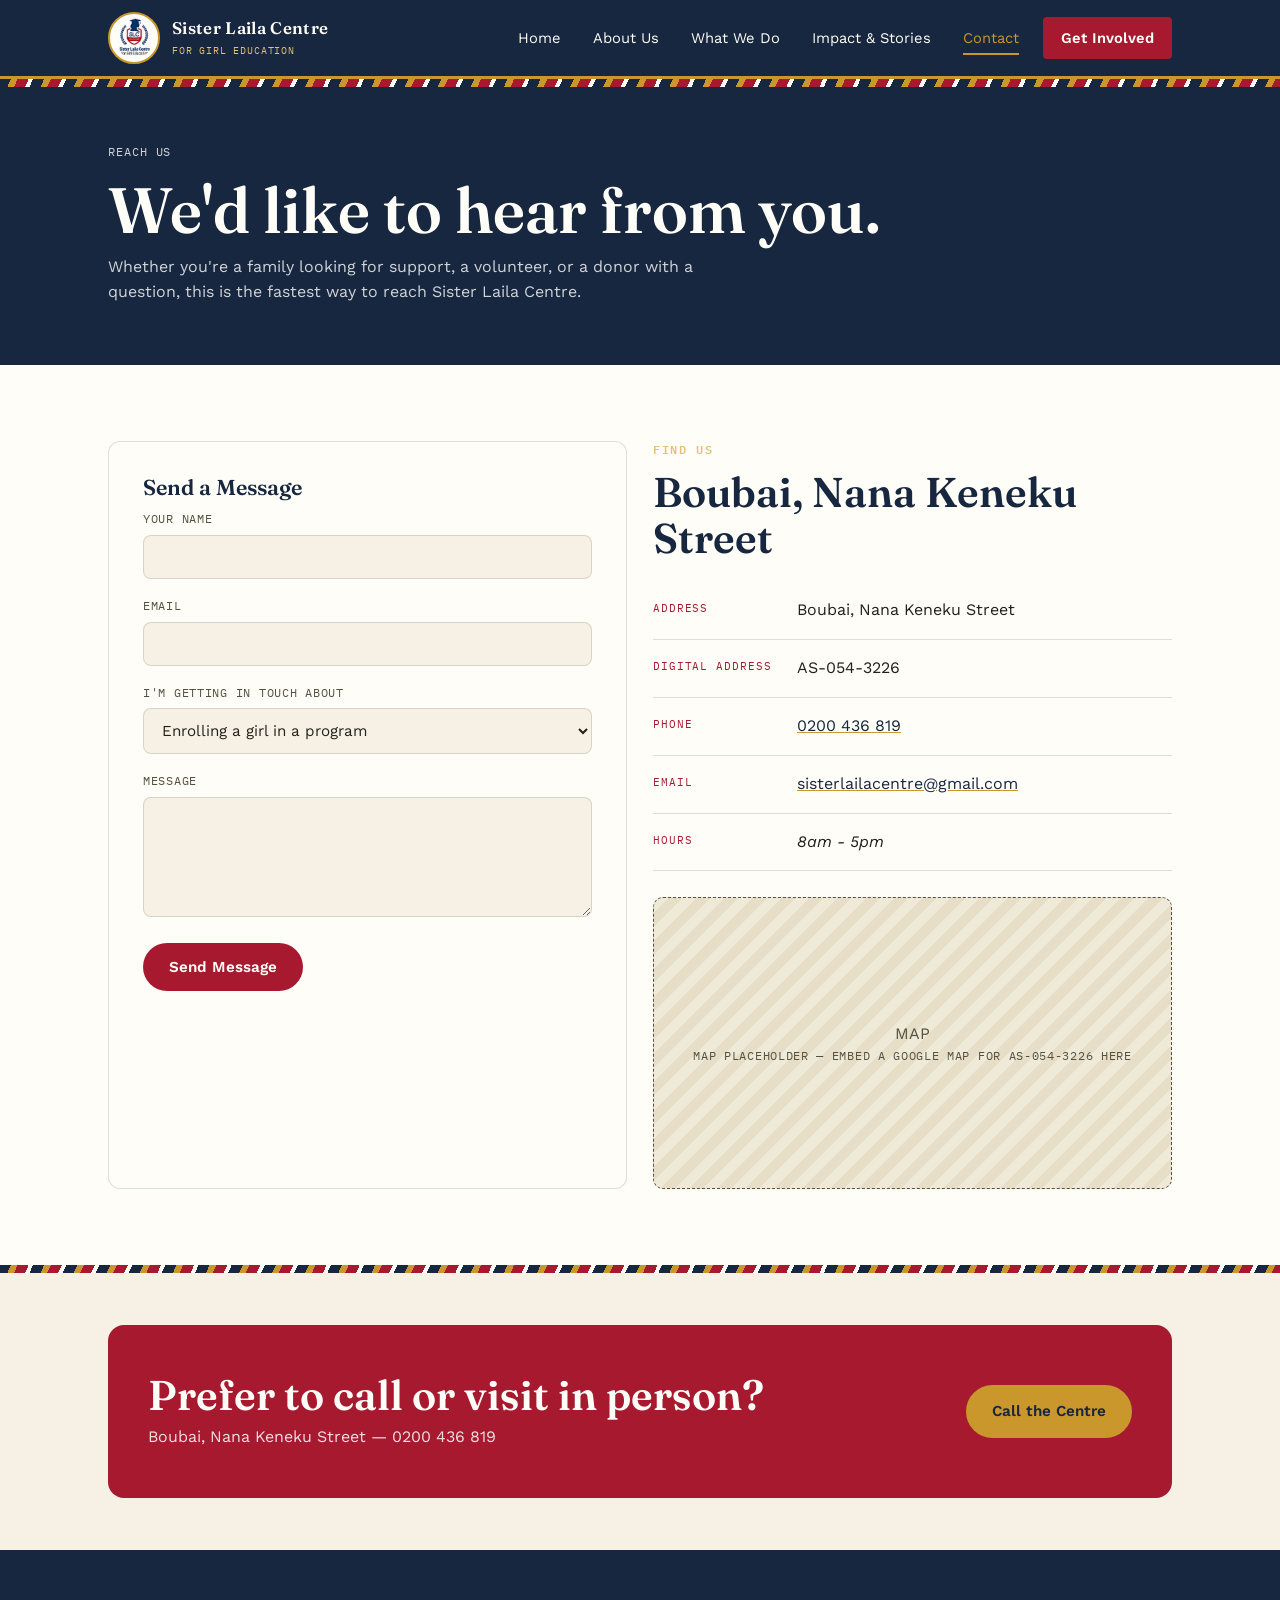
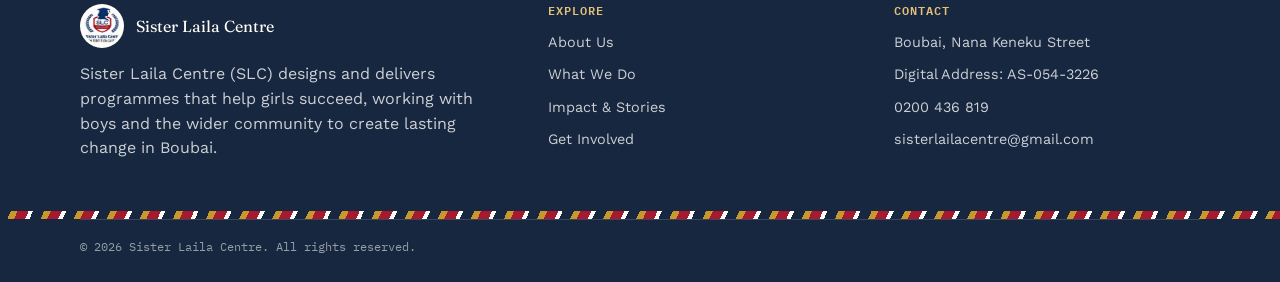
<file: contact.html>
<!DOCTYPE html>
<html lang="en">
<head>
<meta charset="UTF-8">
<meta name="viewport" content="width=device-width, initial-scale=1.0">
<title>Contact-Sister Laila Centre</title>
<meta name="description" content="Get in touch with Sister Laila Centre in Boubai, Nana Keneku Street — phone, email and address.">
<link rel="preconnect" href="https://fonts.googleapis.com">
<link href="https://fonts.googleapis.com/css2?family=Fraunces:ital,wght@0,500;0,600;1,500;1,600&family=Work+Sans:wght@400;500;600&family=IBM+Plex+Mono:wght@400;600&display=swap" rel="stylesheet">
<link rel="stylesheet" href="assets/css/style.css">
</head>
<body>

<header class="site-header">
  <div class="wrap">
    <a class="brand" href="index.html">
      <img src="assets/images/logo.jpg" alt="Sister Laila Centre crest">
      <span class="brand-text">
        <span class="name">Sister Laila Centre</span><br>
        <span class="tag">For Girl Education</span>
      </span>
    </a>
    <button class="nav-toggle" aria-label="Toggle menu" aria-expanded="false">&#9776;</button>
    <nav class="main-nav">
      <a href="index.html">Home</a>
      <a href="about.html">About Us</a>
      <a href="what-we-do.html">What We Do</a>
      <a href="impact.html">Impact &amp; Stories</a>
      <a href="contact.html" class="active">Contact</a>
      <a href="get-involved.html" class="nav-cta">Get Involved</a>
    </nav>
  </div>
</header>
<div class="stripe-rule"></div>

<section class="page-header">
  <div class="wrap">
    <p class="breadcrumb">Reach Us</p>
    <h1>We'd like to hear from you.</h1>
    <p>Whether you're a family looking for support, a volunteer, or a donor with a question, this is the fastest way to reach Sister Laila Centre.</p>
  </div>
</section>

<section class="bg-paper">
  <div class="wrap grid-2">
    <div class="form-panel">
      <h3>Send a Message</h3>
      <!-- TODO: replace YOUR_FORM_ID with your real Formspree form ID
           (create a free form at https://formspree.io, then paste the ID it gives you) -->
      <form action="https://formspree.io/f/YOUR_FORM_ID" method="POST">
        <div class="field">
          <label for="c-name">Your Name</label>
          <input id="c-name" name="name" type="text" required>
        </div>
        <div class="field">
          <label for="c-email">Email</label>
          <input id="c-email" name="email" type="email" required>
        </div>
        <div class="field">
          <label for="c-reason">I'm Getting In Touch About</label>
          <select id="c-reason" name="reason">
            <option>Enrolling a girl in a program</option>
            <option>Volunteering or mentoring</option>
            <option>Donating</option>
            <option>Partnership or press</option>
            <option>Something else</option>
          </select>
        </div>
        <div class="field">
          <label for="c-message">Message</label>
          <textarea id="c-message" name="message" required></textarea>
        </div>
        <button type="submit" class="btn btn-primary">Send Message</button>
        <p class="form-status form-note"></p>
      </form>
    </div>

    <div>
      <p class="eyebrow">Find Us</p>
      <h2>Boubai, Nana Keneku Street</h2>
      <ul class="info-list">
        <li><span class="k">Address</span><span class="v">Boubai, Nana Keneku Street</span></li>
        <li><span class="k">Digital Address</span><span class="v">AS-054-3226</span></li>
        <li><span class="k">Phone</span><span class="v"><a href="tel:0200436819">0200 436 819</a></span></li>
        <li><span class="k">Email</span><span class="v"><a href="mailto:sisterlailacentre@gmail.com">sisterlailacentre@gmail.com</a></span></li>
        <li><span class="k">Hours</span><span class="v"><em>8am - 5pm</em></span></li>
      </ul>

      <div class="gallery-item map-placeholder">
        <span class="mark">MAP</span>
        <span class="cap">Map placeholder — embed a Google Map for AS-054-3226 here</span>
      </div>
    </div>
  </div>
</section>

<div class="stripe-rule"></div>

<section class="bg-cream tight">
  <div class="wrap">
    <div class="cta-banner">
      <div>
        <h2>Prefer to call or visit in person?</h2>
        <p>Boubai, Nana Keneku Street — 0200 436 819</p>
      </div>
      <a href="tel:0200436819" class="btn btn-gold">Call the Centre</a>
    </div>
  </div>
</section>

<footer class="site-footer">
  <div class="wrap footer-main">
    <div>
      <div class="footer-brand">
        <img src="assets/images/logo.jpg" alt="Sister Laila Centre crest">
        <span class="name">Sister Laila Centre</span>
      </div>
      <p>Sister Laila Centre (SLC) designs and delivers programmes that help girls succeed, working with boys and the wider community to create lasting change in Boubai.</p>
    </div>
    <div>
      <h4>Explore</h4>
      <ul>
        <li><a href="about.html">About Us</a></li>
        <li><a href="what-we-do.html">What We Do</a></li>
        <li><a href="impact.html">Impact &amp; Stories</a></li>
        <li><a href="get-involved.html">Get Involved</a></li>
      </ul>
    </div>
    <div>
      <h4>Contact</h4>
      <ul>
        <li>Boubai, Nana Keneku Street</li>
        <li>Digital Address: AS-054-3226</li>
        <li><a href="tel:0200436819">0200 436 819</a></li>
        <li><a href="mailto:sisterlailacentre@gmail.com">sisterlailacentre@gmail.com</a></li>
      </ul>
    </div>
  </div>
  <div class="stripe-rule"></div>
  <div class="wrap footer-bottom">
    <span>© 2026 Sister Laila Centre. All rights reserved.</span>
  </div>
</footer>

<script src="assets/js/main.js"></script>
</body>
</html>
</file>
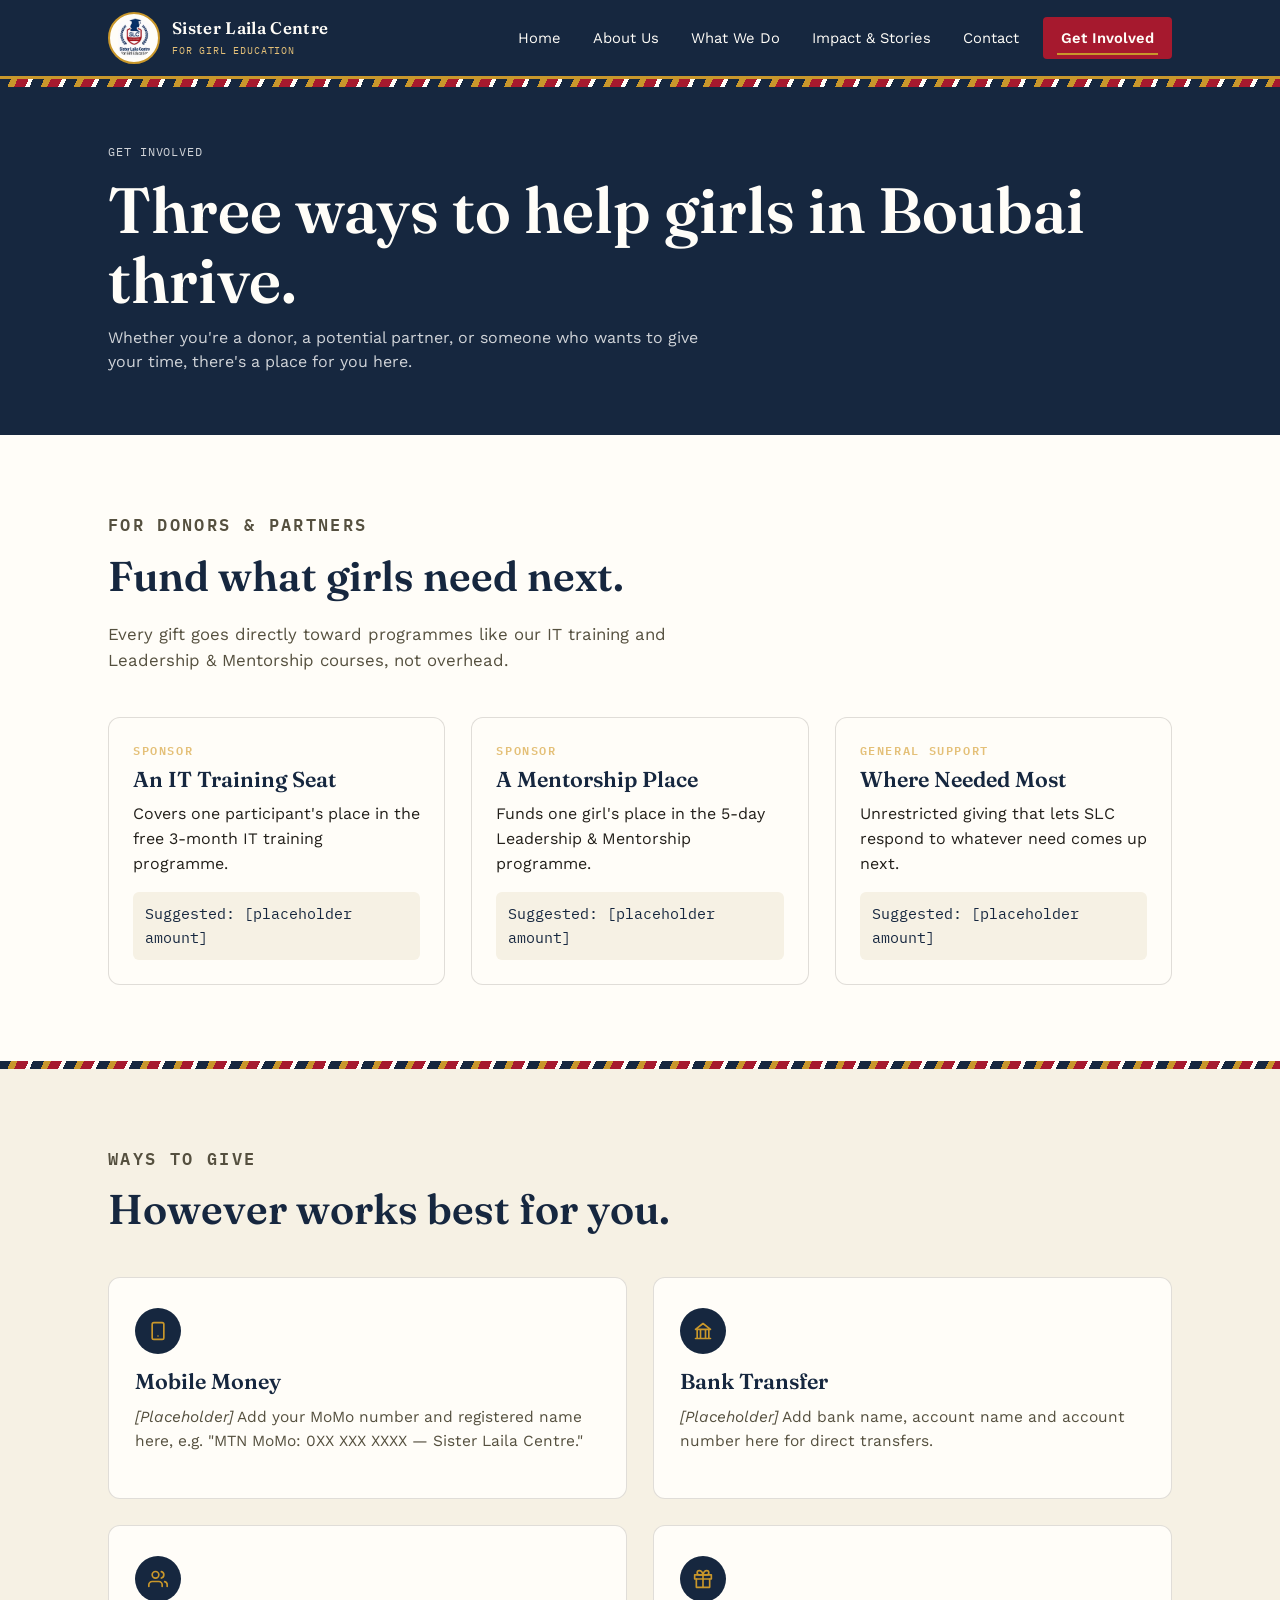
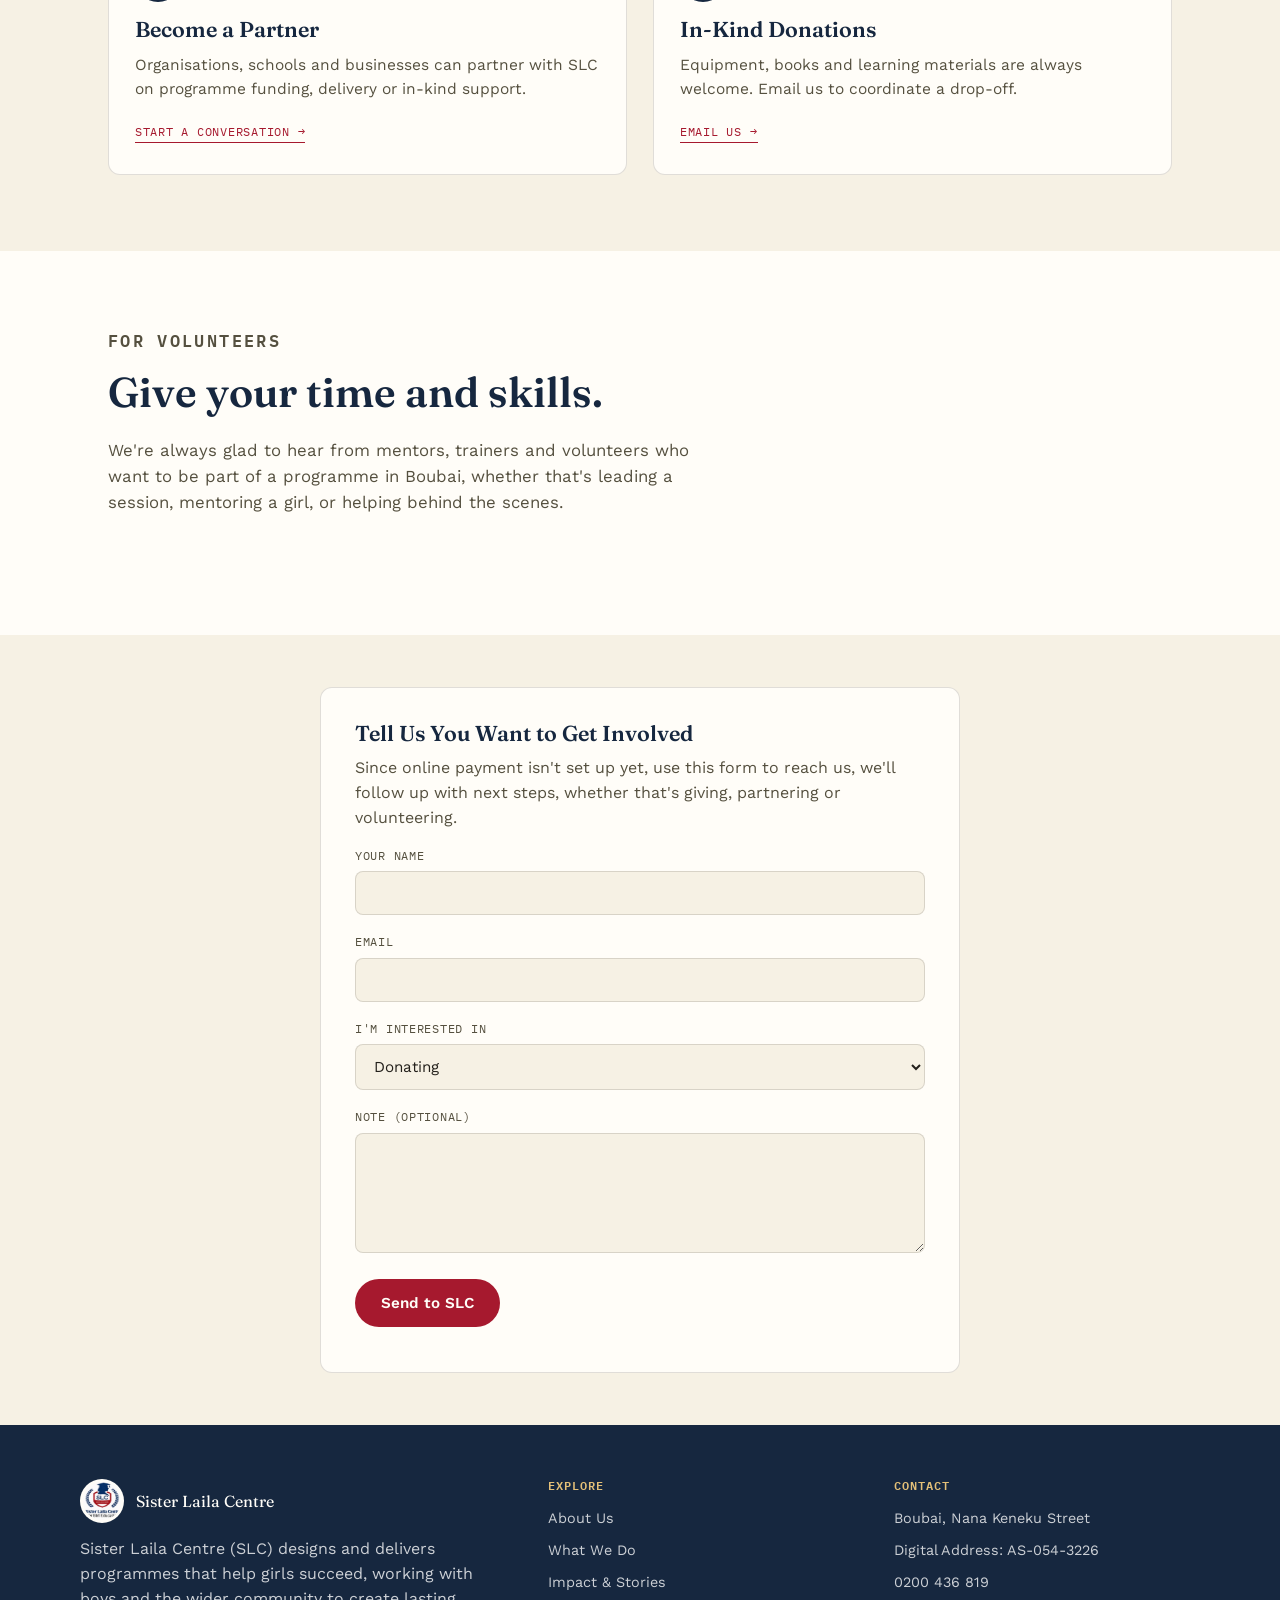
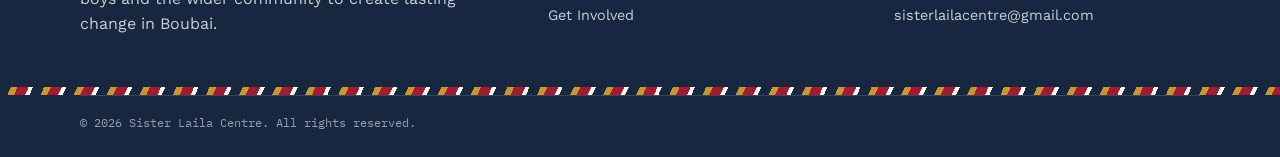
<file: get-involved.html>
<!DOCTYPE html>
<html lang="en">
<head>
<meta charset="UTF-8">
<meta name="viewport" content="width=device-width, initial-scale=1.0">
<title>Get Involved — Sister Laila Centre</title>
<meta name="description" content="Donate, partner or volunteer with Sister Laila Centre to support girls' education and empowerment in Boubai.">
<link rel="preconnect" href="https://fonts.googleapis.com">
<link href="https://fonts.googleapis.com/css2?family=Fraunces:ital,wght@0,500;0,600;1,500;1,600&family=Work+Sans:wght@400;500;600&family=IBM+Plex+Mono:wght@400;600&display=swap" rel="stylesheet">
<link rel="stylesheet" href="assets/css/style.css">
</head>
<body>

<header class="site-header">
  <div class="wrap">
    <a class="brand" href="index.html">
      <img src="assets/images/logo.jpg" alt="Sister Laila Centre crest">
      <span class="brand-text">
        <span class="name">Sister Laila Centre</span><br>
        <span class="tag">For Girl Education</span>
      </span>
    </a>
    <button class="nav-toggle" aria-label="Toggle menu" aria-expanded="false">&#9776;</button>
    <nav class="main-nav">
      <a href="index.html">Home</a>
      <a href="about.html">About Us</a>
      <a href="what-we-do.html">What We Do</a>
      <a href="impact.html">Impact &amp; Stories</a>
      <a href="contact.html">Contact</a>
      <a href="get-involved.html" class="nav-cta active">Get Involved</a>
    </nav>
  </div>
</header>
<div class="stripe-rule"></div>

<section class="page-header">
  <div class="wrap">
    <p class="breadcrumb">Get Involved</p>
    <h1>Three ways to help girls in Boubai thrive.</h1>
    <p>Whether you're a donor, a potential partner, or someone who wants to give your time, there's a place for you here.</p>
  </div>
</section>

<section class="bg-paper">
  <div class="wrap">
    <div class="section-head">
      <p class="eyebrow">For Donors &amp; Partners</p>
      <h2>Fund what girls need next.</h2>
      <p>Every gift goes directly toward programmes like our IT training and Leadership &amp; Mentorship courses, not overhead.</p>
    </div>
    <div class="grid-3">
      <div class="give-way">
        <span class="eyebrow">Sponsor</span>
        <h3>An IT Training Seat</h3>
        <p>Covers one participant's place in the free 3-month IT training programme.</p>
        <div class="amt">Suggested: [placeholder amount]</div>
      </div>
      <div class="give-way">
        <span class="eyebrow">Sponsor</span>
        <h3>A Mentorship Place</h3>
        <p>Funds one girl's place in the 5-day Leadership &amp; Mentorship programme.</p>
        <div class="amt">Suggested: [placeholder amount]</div>
      </div>
      <div class="give-way">
        <span class="eyebrow">General Support</span>
        <h3>Where Needed Most</h3>
        <p>Unrestricted giving that lets SLC respond to whatever need comes up next.</p>
        <div class="amt">Suggested: [placeholder amount]</div>
      </div>
    </div>
  </div>
</section>

<div class="stripe-rule"></div>

<section class="bg-cream">
  <div class="wrap">
    <div class="section-head">
      <p class="eyebrow">Ways To Give</p>
      <h2>However works best for you.</h2>
    </div>
    <div class="grid-2">
      <div class="card">
        <span class="mark" aria-hidden="true">
          <svg width="20" height="20" viewBox="0 0 24 24" fill="none" stroke="currentColor" stroke-width="2" stroke-linecap="round" stroke-linejoin="round"><rect x="5" y="2" width="14" height="20" rx="2" ry="2"/><line x1="12" y1="18" x2="12.01" y2="18"/></svg>
        </span>
        <h3>Mobile Money</h3>
        <p><em>[Placeholder]</em> Add your MoMo number and registered name here, e.g. "MTN MoMo: 0XX XXX XXXX — Sister Laila Centre."</p>
      </div>
      <div class="card">
        <span class="mark" aria-hidden="true">
          <svg width="20" height="20" viewBox="0 0 24 24" fill="none" stroke="currentColor" stroke-width="2" stroke-linecap="round" stroke-linejoin="round"><path d="M3 21h18M3 10h18M5 10v11M9 10v11M15 10v11M19 10v11M12 3l9 7H3l9-7z"/></svg>
        </span>
        <h3>Bank Transfer</h3>
        <p><em>[Placeholder]</em> Add bank name, account name and account number here for direct transfers.</p>
      </div>
      <div class="card">
        <span class="mark" aria-hidden="true">
          <svg width="20" height="20" viewBox="0 0 24 24" fill="none" stroke="currentColor" stroke-width="2" stroke-linecap="round" stroke-linejoin="round"><path d="M17 21v-2a4 4 0 0 0-4-4H5a4 4 0 0 0-4 4v2"/><circle cx="9" cy="7" r="4"/><path d="M23 21v-2a4 4 0 0 0-3-3.87"/><path d="M16 3.13a4 4 0 0 1 0 7.75"/></svg>
        </span>
        <h3>Become a Partner</h3>
        <p>Organisations, schools and businesses can partner with SLC on programme funding, delivery or in-kind support.</p>
        <a class="card-link" href="contact.html">Start a Conversation &rarr;</a>
      </div>
      <div class="card">
        <span class="mark" aria-hidden="true">
          <svg width="20" height="20" viewBox="0 0 24 24" fill="none" stroke="currentColor" stroke-width="2" stroke-linecap="round" stroke-linejoin="round"><polyline points="20 12 20 22 4 22 4 12"/><rect x="2" y="7" width="20" height="5"/><line x1="12" y1="22" x2="12" y2="7"/><path d="M12 7H7.5a2.5 2.5 0 0 1 0-5C11 2 12 7 12 7z"/><path d="M12 7h4.5a2.5 2.5 0 0 0 0-5C13 2 12 7 12 7z"/></svg>
        </span>
        <h3>In-Kind Donations</h3>
        <p>Equipment, books and learning materials are always welcome. Email us to coordinate a drop-off.</p>
        <a class="card-link" href="mailto:sisterlailacentre@gmail.com">Email Us &rarr;</a>
      </div>
    </div>
  </div>
</section>

<section class="bg-paper">
  <div class="wrap">
    <div class="section-head">
      <p class="eyebrow">For Volunteers</p>
      <h2>Give your time and skills.</h2>
      <p>We're always glad to hear from mentors, trainers and volunteers who want to be part of a programme in Boubai, whether that's leading a session, mentoring a girl, or helping behind the scenes.</p>
    </div>
  </div>
</section>

<section class="bg-cream tight">
  <div class="wrap">
    <div class="form-panel form-panel--narrow">
      <h3>Tell Us You Want to Get Involved</h3>
      <p class="muted">Since online payment isn't set up yet, use this form to reach us, we'll follow up with next steps, whether that's giving, partnering or volunteering.</p>
      <!-- TODO: replace YOUR_FORM_ID with your real Formspree form ID
           (create a free form at https://formspree.io, then paste the ID it gives you) -->
      <form action="https://formspree.io/f/YOUR_FORM_ID" method="POST">
        <div class="field">
          <label for="g-name">Your Name</label>
          <input id="g-name" name="name" type="text" required>
        </div>
        <div class="field">
          <label for="g-email">Email</label>
          <input id="g-email" name="email" type="email" required>
        </div>
        <div class="field">
          <label for="g-interest">I'm Interested In</label>
          <select id="g-interest" name="interest">
            <option>Donating</option>
            <option>Partnering as an organisation</option>
            <option>Volunteering or mentoring</option>
            <option>Something else</option>
          </select>
        </div>
        <div class="field">
          <label for="g-note">Note (optional)</label>
          <textarea id="g-note" name="note"></textarea>
        </div>
        <button type="submit" class="btn btn-primary">Send to SLC</button>
        <p class="form-status form-note"></p>
      </form>
    </div>
  </div>
</section>

<footer class="site-footer">
  <div class="wrap footer-main">
    <div>
      <div class="footer-brand">
        <img src="assets/images/logo.jpg" alt="Sister Laila Centre crest">
        <span class="name">Sister Laila Centre</span>
      </div>
      <p>Sister Laila Centre (SLC) designs and delivers programmes that help girls succeed, working with boys and the wider community to create lasting change in Boubai.</p>
    </div>
    <div>
      <h4>Explore</h4>
      <ul>
        <li><a href="about.html">About Us</a></li>
        <li><a href="what-we-do.html">What We Do</a></li>
        <li><a href="impact.html">Impact &amp; Stories</a></li>
        <li><a href="get-involved.html">Get Involved</a></li>
      </ul>
    </div>
    <div>
      <h4>Contact</h4>
      <ul>
        <li>Boubai, Nana Keneku Street</li>
        <li>Digital Address: AS-054-3226</li>
        <li><a href="tel:0200436819">0200 436 819</a></li>
        <li><a href="mailto:sisterlailacentre@gmail.com">sisterlailacentre@gmail.com</a></li>
      </ul>
    </div>
  </div>
  <div class="stripe-rule"></div>
  <div class="wrap footer-bottom">
    <span>© 2026 Sister Laila Centre. All rights reserved.</span>
  </div>
</footer>

<script src="assets/js/main.js"></script>
</body>
</html>
</file>
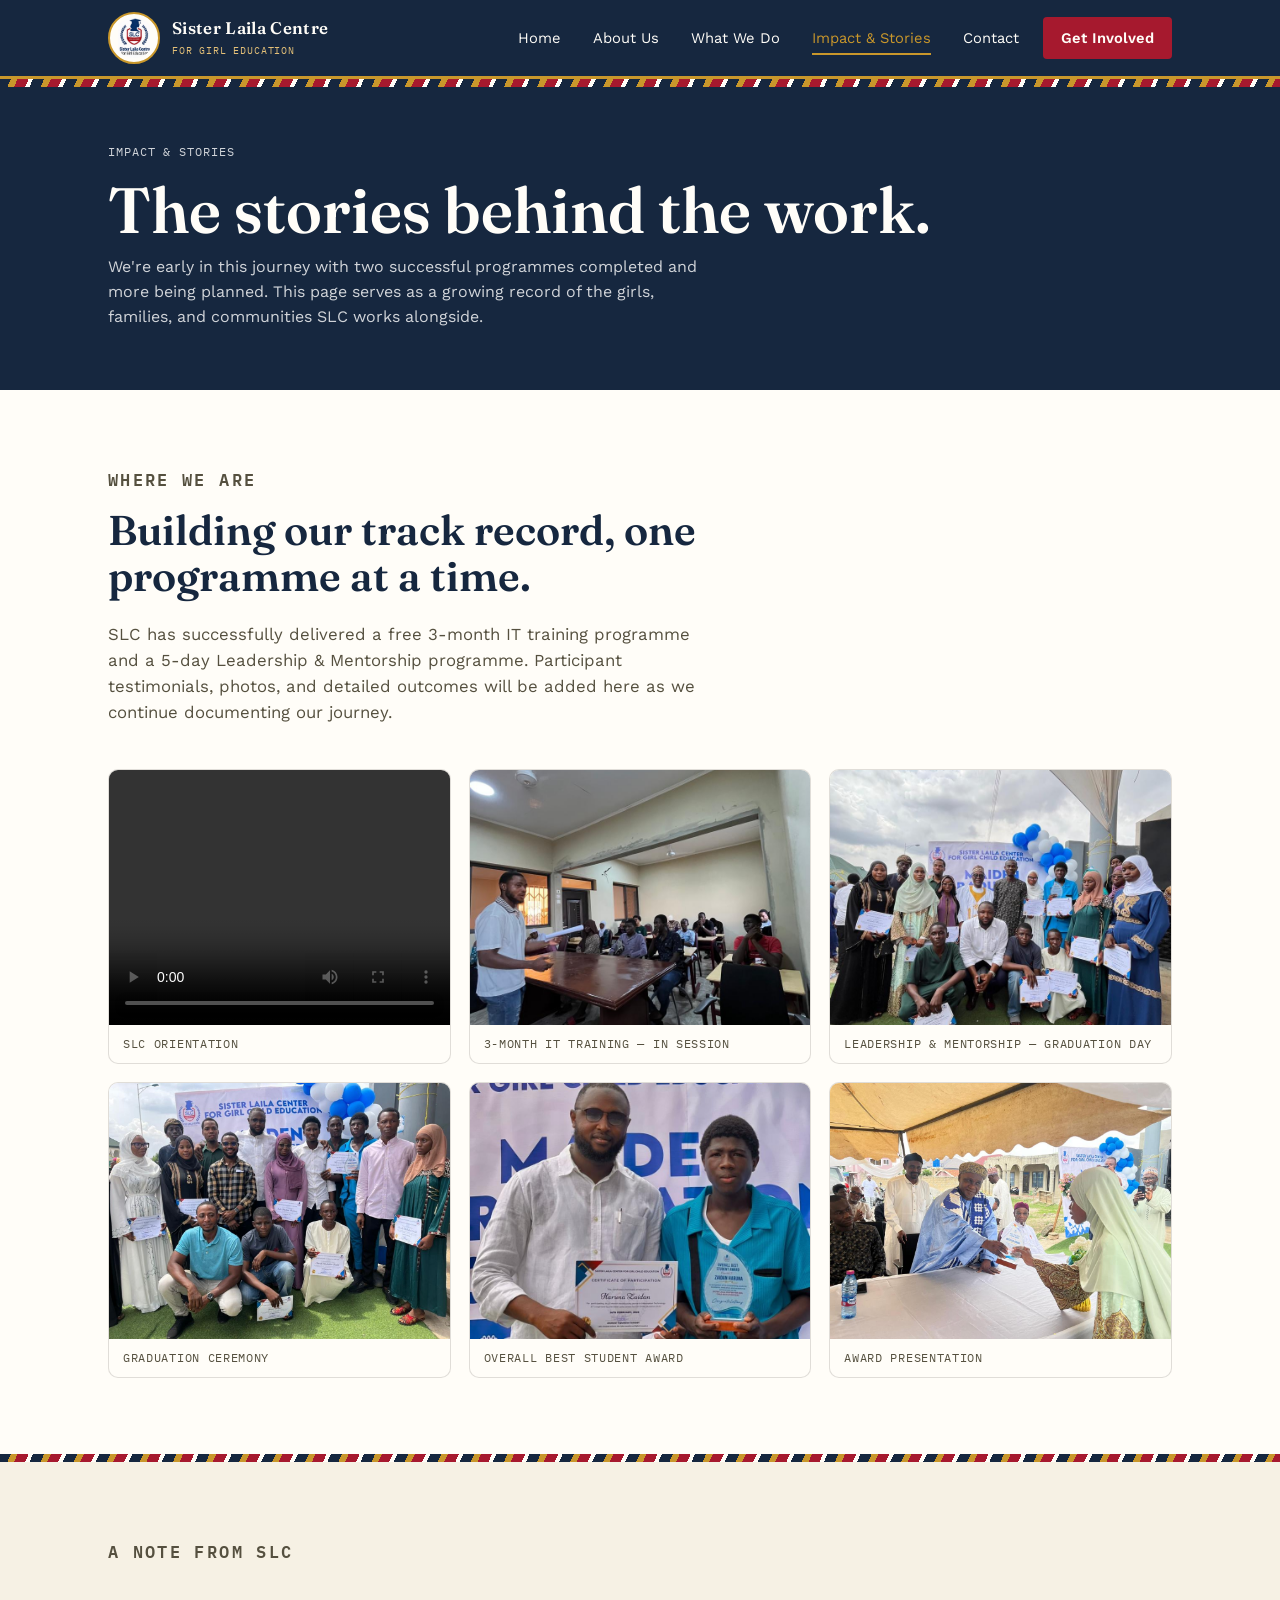
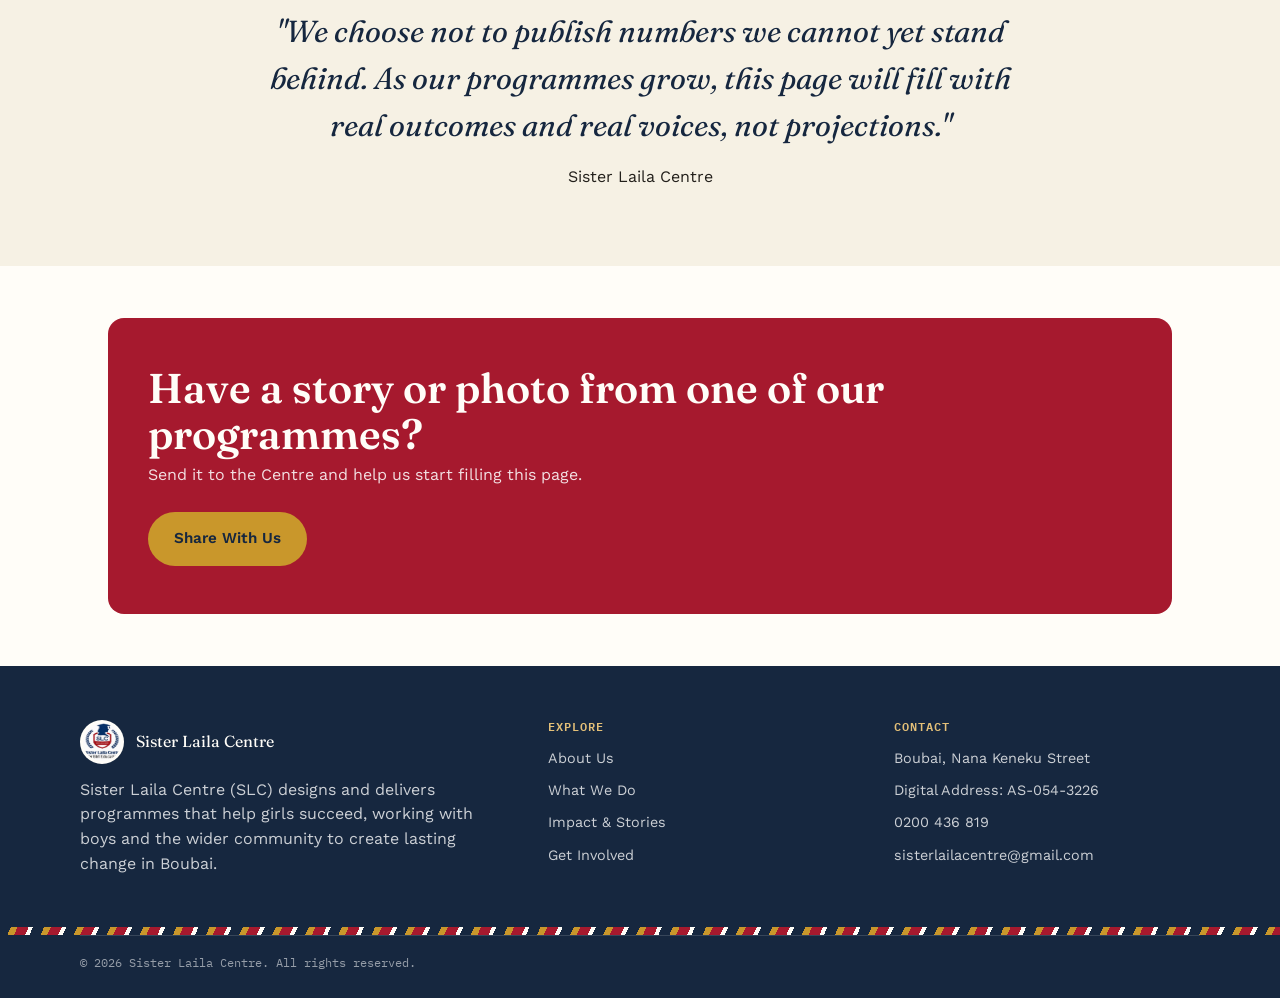
<file: impact.html>
<!DOCTYPE html>
<html lang="en">
<head>
<meta charset="UTF-8">
<meta name="viewport" content="width=device-width, initial-scale=1.0">
<title>Impact &amp; Stories-Sister Laila Centre</title>
<meta name="description" content="Stories and impact from Sister Laila Centre's programmes in Boubai — growing as our work grows.">
<link rel="preconnect" href="https://fonts.googleapis.com">
<link href="https://fonts.googleapis.com/css2?family=Fraunces:ital,wght@0,500;0,600;1,500;1,600&family=Work+Sans:wght@400;500;600&family=IBM+Plex+Mono:wght@400;600&display=swap" rel="stylesheet">
<link rel="stylesheet" href="assets/css/style.css">
</head>
<body>

<header class="site-header">
  <div class="wrap">
    <a class="brand" href="index.html">
      <img src="assets/images/logo.jpg" alt="Sister Laila Centre crest">
      <span class="brand-text">
        <span class="name">Sister Laila Centre</span><br>
        <span class="tag">For Girl Education</span>
      </span>
    </a>
    <button class="nav-toggle" aria-label="Toggle menu" aria-expanded="false">&#9776;</button>
    <nav class="main-nav">
      <a href="index.html">Home</a>
      <a href="about.html">About Us</a>
      <a href="what-we-do.html">What We Do</a>
      <a href="impact.html" class="active">Impact &amp; Stories</a>
      <a href="contact.html">Contact</a>
      <a href="get-involved.html" class="nav-cta">Get Involved</a>
    </nav>
  </div>
</header>
<div class="stripe-rule"></div>

<section class="page-header">
  <div class="wrap">
    <p class="breadcrumb">Impact &amp; Stories</p>
    <h1>The stories behind the work.</h1>
    <p>We're early in this journey with two successful programmes completed and more being planned. This page serves as a growing record of the girls, families, and communities SLC works alongside.</p>
  </div>
</section>

<section class="bg-paper">
  <div class="wrap">
    <div class="section-head">
      <p class="eyebrow">Where We Are</p>
      <h2>Building our track record, one programme at a time.</h2>
      <p>SLC has successfully delivered a free 3-month IT training programme and a 5-day Leadership &amp; Mentorship programme. Participant testimonials, photos, and detailed outcomes will be added here as we continue documenting our journey.</p>
    </div>
    <div class="gallery-grid">
      <div class="gallery-photo">
        <video src="assets/videos/orientation.mp4" controls preload="metadata"></video>
        <span class="cap"> SLC Orientation</span>
      </div>
      <div class="gallery-photo">
        <img src="assets/images/it-training.jpeg" alt="A trainer leading a session in the SLC IT training programme">
        <span class="cap">3-Month IT Training — In Session</span>
      </div>
      <div class="gallery-photo">
        <img src="assets/images/leadership-cohort.jpeg" alt="Graduates of the Leadership and Mentorship programme with their certificates">
        <span class="cap">Leadership &amp; Mentorship — Graduation Day</span>
      </div>
      <div class="gallery-photo">
        <img src="assets/images/graduation-group.jpeg" alt="Graduates gathered on stage with certificates at the SLC ceremony">
        <span class="cap">Graduation Ceremony</span>
      </div>
      <div class="gallery-photo">
        <img src="assets/images/student-award.jpeg" alt="A student receiving the Overall Best Student Award">
        <span class="cap">Overall Best Student Award</span>
      </div>
      <div class="gallery-photo">
        <img src="assets/images/award-ceremony.jpeg" alt="A guest of honour presenting an award to a student">
        <span class="cap">Award Presentation</span>
      </div>
    </div>
  </div>
</section>

<div class="stripe-rule"></div>

<section class="bg-cream">
  <div class="wrap">
    <div class="section-head">
      <p class="eyebrow">A Note From SLC</p>
    </div>
    <div class="quote-block">
      <blockquote>"We choose not to publish numbers we cannot yet stand behind. As our programmes grow, this page will fill with real outcomes and real voices, not projections."</blockquote>
       Sister Laila Centre
    </div>
  </div>
</section>

<section class="bg-paper tight">
  <div class="wrap">
    <div class="cta-banner">
      <div>
        <h2>Have a story or photo from one of our programmes?</h2>
        <p>Send it to the Centre and help us start filling this page.</p>
      </div>
      <a href="mailto:sisterlailacentre@gmail.com" class="btn btn-gold">Share With Us</a>
    </div>
  </div>
</section>

<footer class="site-footer">
  <div class="wrap footer-main">
    <div>
      <div class="footer-brand">
        <img src="assets/images/logo.jpg" alt="Sister Laila Centre crest">
        <span class="name">Sister Laila Centre</span>
      </div>
      <p>Sister Laila Centre (SLC) designs and delivers programmes that help girls succeed, working with boys and the wider community to create lasting change in Boubai.</p>
    </div>
    <div>
      <h4>Explore</h4>
      <ul>
        <li><a href="about.html">About Us</a></li>
        <li><a href="what-we-do.html">What We Do</a></li>
        <li><a href="impact.html">Impact &amp; Stories</a></li>
        <li><a href="get-involved.html">Get Involved</a></li>
      </ul>
    </div>
    <div>
      <h4>Contact</h4>
      <ul>
        <li>Boubai, Nana Keneku Street</li>
        <li>Digital Address: AS-054-3226</li>
        <li><a href="tel:0200436819">0200 436 819</a></li>
        <li><a href="mailto:sisterlailacentre@gmail.com">sisterlailacentre@gmail.com</a></li>
      </ul>
    </div>
  </div>
  <div class="stripe-rule"></div>
  <div class="wrap footer-bottom">
    <span>© 2026 Sister Laila Centre. All rights reserved.</span>
  </div>
</footer>

<script src="assets/js/main.js"></script>
</body>
</html>
</file>
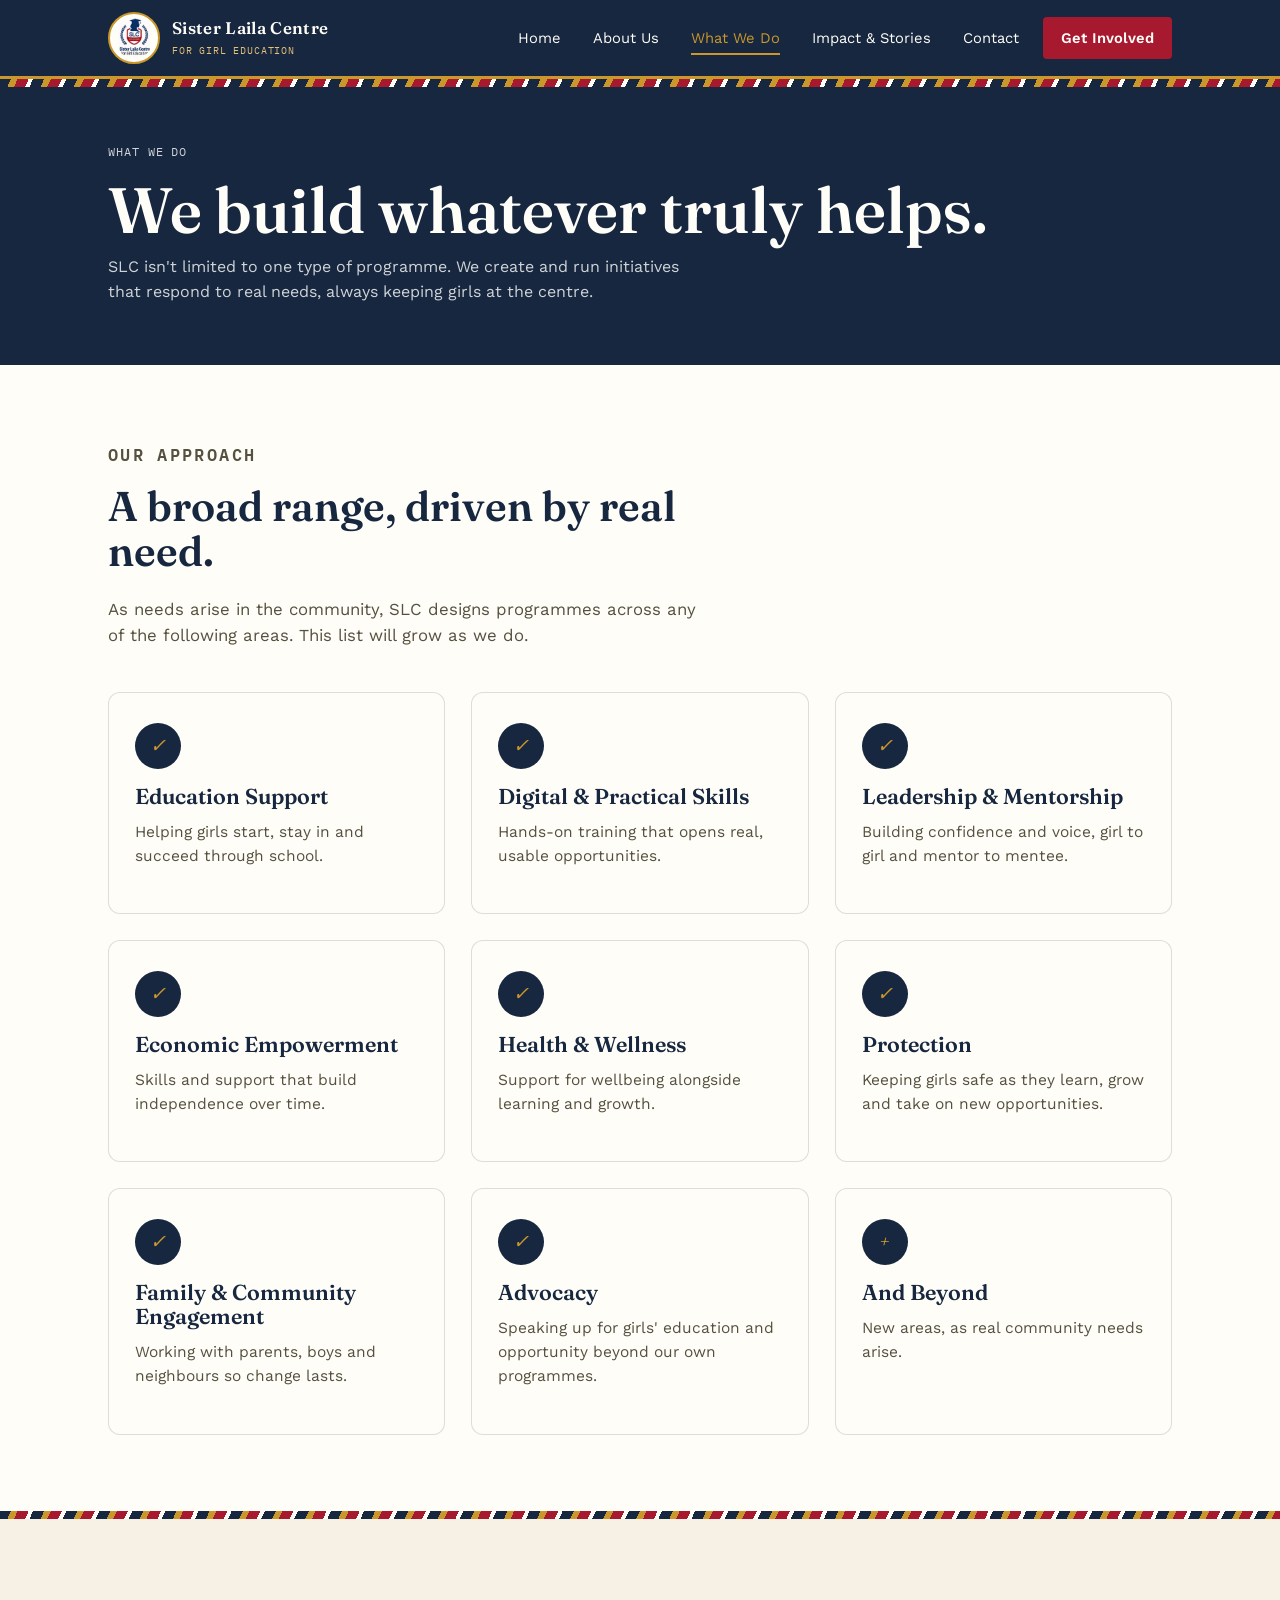
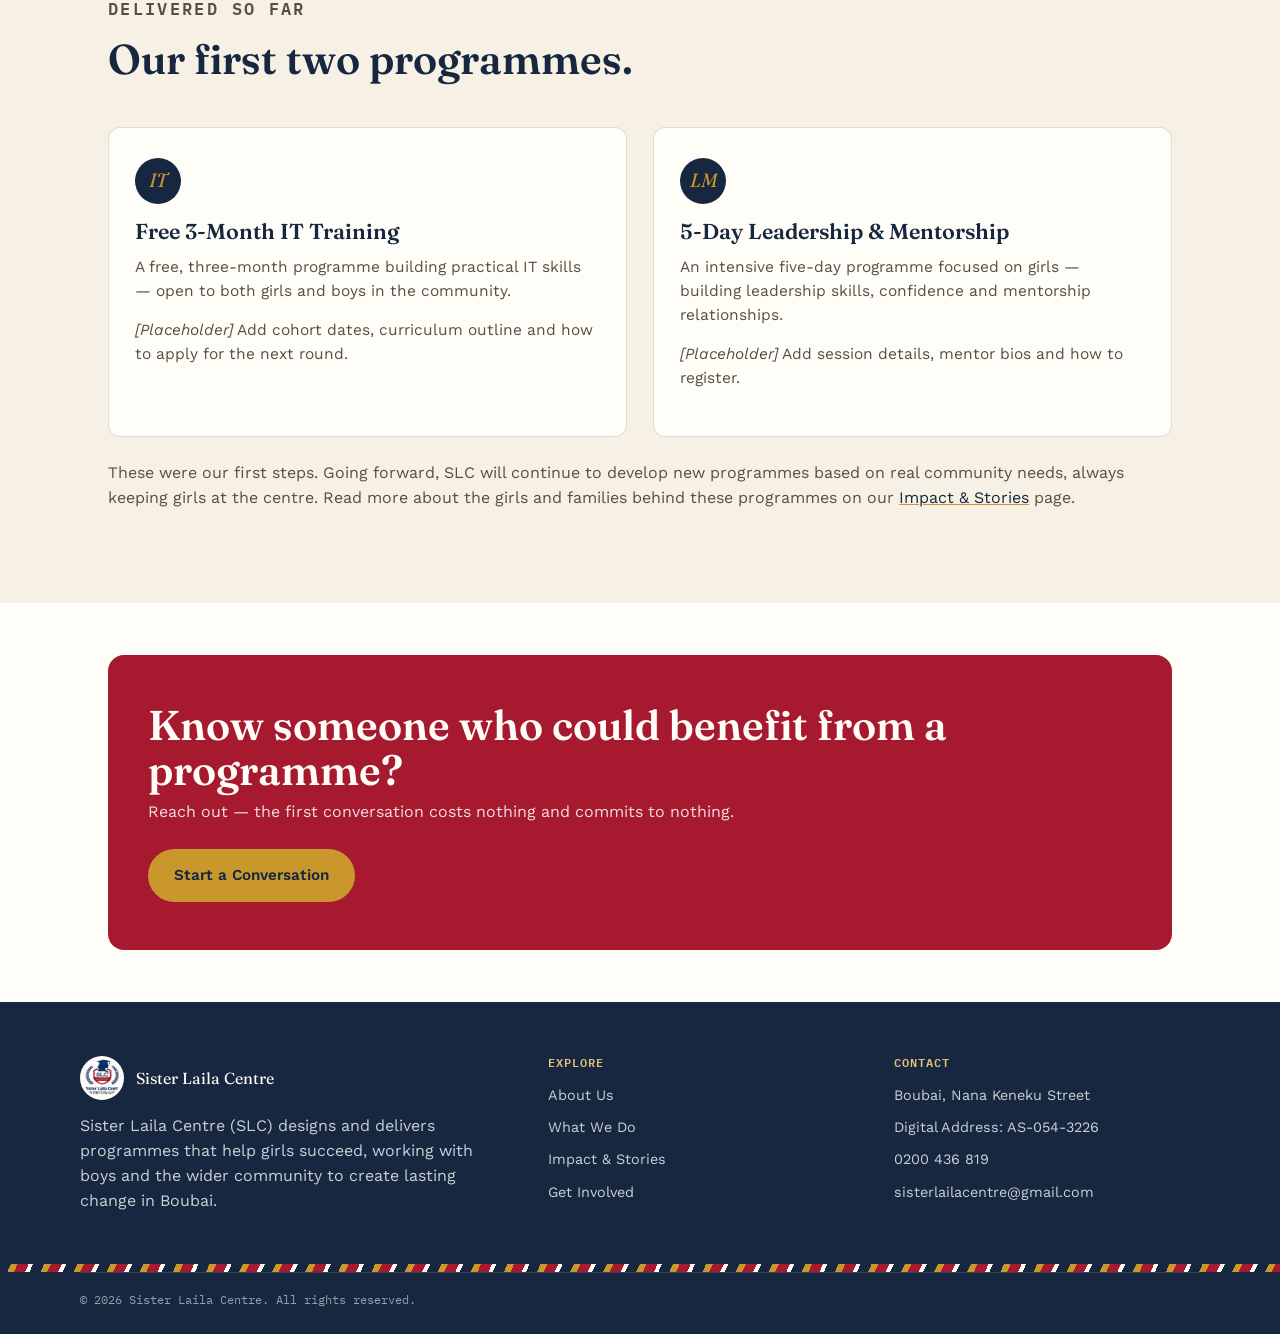
<file: what-we-do.html>
<!DOCTYPE html>
<html lang="en">
<head>
<meta charset="UTF-8">
<meta name="viewport" content="width=device-width, initial-scale=1.0">
<title>What We Do-Sister Laila Centre</title>
<meta name="description" content="The programmes Sister Laila Centre has delivered so far, and the broad areas we work in to help girls succeed.">
<link rel="preconnect" href="https://fonts.googleapis.com">
<link href="https://fonts.googleapis.com/css2?family=Fraunces:ital,wght@0,500;0,600;1,500;1,600&family=Work+Sans:wght@400;500;600&family=IBM+Plex+Mono:wght@400;600&display=swap" rel="stylesheet">
<link rel="stylesheet" href="assets/css/style.css">
</head>
<body>

<header class="site-header">
  <div class="wrap">
    <a class="brand" href="index.html">
      <img src="assets/images/logo.jpg" alt="Sister Laila Centre crest">
      <span class="brand-text">
        <span class="name">Sister Laila Centre</span><br>
        <span class="tag">For Girl Education</span>
      </span>
    </a>
    <button class="nav-toggle" aria-label="Toggle menu" aria-expanded="false">&#9776;</button>
    <nav class="main-nav">
      <a href="index.html">Home</a>
      <a href="about.html">About Us</a>
      <a href="what-we-do.html" class="active">What We Do</a>
      <a href="impact.html">Impact &amp; Stories</a>
      <a href="contact.html">Contact</a>
      <a href="get-involved.html" class="nav-cta">Get Involved</a>
    </nav>
  </div>
</header>
<div class="stripe-rule"></div>

<section class="page-header">
  <div class="wrap">
    <p class="breadcrumb">What We Do</p>
    <h1>We build whatever truly helps.</h1>
    <p>SLC isn't limited to one type of programme. We create and run initiatives that respond to real needs, always keeping girls at the centre.</p>
  </div>
</section>

<section class="bg-paper">
  <div class="wrap">
    <div class="section-head">
      <p class="eyebrow">Our Approach</p>
      <h2>A broad range, driven by real need.</h2>
      <p>As needs arise in the community, SLC designs programmes across any of the following areas. This list will grow as we do.</p>
    </div>
    <div class="grid-3">
      <div class="card"><span class="mark">&check;</span><h3>Education Support</h3><p>Helping girls start, stay in and succeed through school.</p></div>
      <div class="card"><span class="mark">&check;</span><h3>Digital &amp; Practical Skills</h3><p>Hands-on training that opens real, usable opportunities.</p></div>
      <div class="card"><span class="mark">&check;</span><h3>Leadership &amp; Mentorship</h3><p>Building confidence and voice, girl to girl and mentor to mentee.</p></div>
      <div class="card"><span class="mark">&check;</span><h3>Economic Empowerment</h3><p>Skills and support that build independence over time.</p></div>
      <div class="card"><span class="mark">&check;</span><h3>Health &amp; Wellness</h3><p>Support for wellbeing alongside learning and growth.</p></div>
      <div class="card"><span class="mark">&check;</span><h3>Protection</h3><p>Keeping girls safe as they learn, grow and take on new opportunities.</p></div>
      <div class="card"><span class="mark">&check;</span><h3>Family &amp; Community Engagement</h3><p>Working with parents, boys and neighbours so change lasts.</p></div>
      <div class="card"><span class="mark">&check;</span><h3>Advocacy</h3><p>Speaking up for girls' education and opportunity beyond our own programmes.</p></div>
      <div class="card"><span class="mark">+</span><h3>And Beyond</h3><p>New areas, as real community needs arise.</p></div>
    </div>
  </div>
</section>

<div class="stripe-rule"></div>

<section class="bg-cream">
  <div class="wrap">
    <div class="section-head">
      <p class="eyebrow">Delivered So Far</p>
      <h2>Our first two programmes.</h2>
    </div>
    <div class="grid-2">
      <div class="card">
        <span class="mark">IT</span>
        <h3>Free 3-Month IT Training</h3>
        <p>A free, three-month programme building practical IT skills — open to both girls and boys in the community.</p>
        <p><em>[Placeholder]</em> Add cohort dates, curriculum outline and how to apply for the next round.</p>
      </div>
      <div class="card">
        <span class="mark">LM</span>
        <h3>5-Day Leadership &amp; Mentorship</h3>
        <p>An intensive five-day programme focused on girls — building leadership skills, confidence and mentorship relationships.</p>
        <p><em>[Placeholder]</em> Add session details, mentor bios and how to register.</p>
      </div>
    </div>
    <p class="muted mt-lg">These were our first steps. Going forward, SLC will continue to develop new programmes based on real community needs, always keeping girls at the centre. Read more about the girls and families behind these programmes on our <a href="impact.html" class="inline-link">Impact &amp; Stories</a> page.</p>
  </div>
</section>

<section class="bg-paper tight">
  <div class="wrap">
    <div class="cta-banner">
      <div>
        <h2>Know someone who could benefit from a programme?</h2>
        <p>Reach out — the first conversation costs nothing and commits to nothing.</p>
      </div>
      <a href="contact.html" class="btn btn-gold">Start a Conversation</a>
    </div>
  </div>
</section>

<footer class="site-footer">
  <div class="wrap footer-main">
    <div>
      <div class="footer-brand">
        <img src="assets/images/logo.jpg" alt="Sister Laila Centre crest">
        <span class="name">Sister Laila Centre</span>
      </div>
      <p>Sister Laila Centre (SLC) designs and delivers programmes that help girls succeed, working with boys and the wider community to create lasting change in Boubai.</p>
    </div>
    <div>
      <h4>Explore</h4>
      <ul>
        <li><a href="about.html">About Us</a></li>
        <li><a href="what-we-do.html">What We Do</a></li>
        <li><a href="impact.html">Impact &amp; Stories</a></li>
        <li><a href="get-involved.html">Get Involved</a></li>
      </ul>
    </div>
    <div>
      <h4>Contact</h4>
      <ul>
        <li>Boubai, Nana Keneku Street</li>
        <li>Digital Address: AS-054-3226</li>
        <li><a href="tel:0200436819">0200 436 819</a></li>
        <li><a href="mailto:sisterlailacentre@gmail.com">sisterlailacentre@gmail.com</a></li>
      </ul>
    </div>
  </div>
  <div class="stripe-rule"></div>
  <div class="wrap footer-bottom">
    <span>© 2026 Sister Laila Centre. All rights reserved.</span>
  </div>
</footer>

<script src="assets/js/main.js"></script>
</body>
</html>
</file>
<file: assets/css/style.css>
/* ==========================================================================
   Sister Laila Centre — Design System
   Palette:  navy #16273F · crimson #A6192E · gold #C9972B · cream #F6F1E4
   Type:     Fraunces (display) · Work Sans (body) · IBM Plex Mono (ledger/utility)
   Signature: the woven stripe rule — a nod to kente cloth, used as a section
   mark and a literal "thread" that runs from girl to community.
   ========================================================================== */

:root {
  --navy: #16273F;
  --navy-soft: #1F3555;
  --crimson: #A6192E;
  --crimson-soft: #C13B4E;
  --gold: #C9972B;
  --gold-soft: #E4C078;
  --cream: #F6F1E4;
  --paper: #FFFDF8;
  --ink: #23201B;
  --ink-soft: #55503F;
  --line: rgba(35, 32, 27, 0.14);

  --display: "Fraunces", "Iowan Old Style", Georgia, serif;
  --body: "Work Sans", "Helvetica Neue", Arial, sans-serif;
  --mono: "IBM Plex Mono", "Courier New", monospace;

  --max: 1120px;
}

* { box-sizing: border-box; }
html { scroll-behavior: smooth; }

body {
  margin: 0;
  font-family: var(--body);
  color: var(--ink);
  background: var(--cream);
  line-height: 1.55;
  -webkit-font-smoothing: antialiased;
}

img { max-width: 100%; display: block; }

a { color: inherit; }

h1, h2, h3, h4 {
  font-family: var(--display);
  color: var(--navy);
  line-height: 1.1;
  margin: 0 0 0.5em;
  font-weight: 600;
}

h1 { font-size: clamp(2.4rem, 5vw, 4rem); }
h2 { font-size: clamp(1.8rem, 3.4vw, 2.6rem); }
h3 { font-size: 1.35rem; }

p { margin: 0 0 1em; }

.eyebrow {
  font-family: var(--mono);
  text-transform: uppercase;
  letter-spacing: 0.14em;
  font-size: 0.72rem;
  color: var(--gold-soft);
  font-weight: 600;
}

.wrap {
  max-width: var(--max);
  margin: 0 auto;
  padding: 0 28px;
}

/* Reduced motion -------------------------------------------------------- */
@media (prefers-reduced-motion: reduce) {
  html { scroll-behavior: auto; }
  * { animation-duration: 0.001ms !important; animation-iteration-count: 1 !important; transition-duration: 0.001ms !important; }
}

/* Focus visibility -------------------------------------------------------*/
a:focus-visible, button:focus-visible, input:focus-visible, textarea:focus-visible {
  outline: 3px solid var(--gold);
  outline-offset: 2px;
}

/* Woven stripe rule — the signature element ------------------------------
   A tri-colour repeating stripe, styled like a woven thread. Used as a
   divider between sections and echoed in the footer. */
.stripe-rule {
  height: 8px;
  width: 100%;
  background: repeating-linear-gradient(
    115deg,
    var(--navy) 0px, var(--navy) 10px,
    var(--gold) 10px, var(--gold) 16px,
    var(--crimson) 16px, var(--crimson) 26px,
    var(--paper) 26px, var(--paper) 30px
  );
}

/* ==========================================================================
   Header / Nav
   ========================================================================== */
.site-header {
  background: var(--navy);
  color: var(--paper);
  position: sticky;
  top: 0;
  z-index: 50;
  border-bottom: 3px solid var(--gold);
}

.site-header .wrap {
  display: flex;
  align-items: center;
  justify-content: space-between;
  padding-top: 12px;
  padding-bottom: 12px;
  gap: 20px;
}

.brand {
  display: flex;
  align-items: center;
  gap: 12px;
  text-decoration: none;
  color: var(--paper);
}

.brand img {
  height: 52px;
  width: 52px;
  object-fit: contain;
  background: var(--paper);
  border-radius: 50%;
  padding: 4px;
  border: 2px solid var(--gold);
}

.brand-text { line-height: 1.2; }

.brand-text .name {
  font-family: var(--display);
  font-weight: 600;
  font-size: 1.05rem;
  letter-spacing: 0.02em;
}

.brand-text .tag {
  font-family: var(--mono);
  font-size: 0.65rem;
  color: var(--gold-soft);
  text-transform: uppercase;
  letter-spacing: 0.08em;
}

.main-nav {
  display: flex;
  align-items: center;
  gap: 4px;
}

.main-nav a {
  text-decoration: none;
  color: var(--paper);
  font-size: 0.92rem;
  padding: 10px 14px;
  border-radius: 4px;
  position: relative;
}

.main-nav a:hover { color: var(--gold-soft); }

.main-nav a.active { color: var(--gold); }

.main-nav a.active::after {
  content: "";
  position: absolute;
  left: 14px;
  right: 14px;
  bottom: 4px;
  height: 2px;
  background: var(--gold);
}

.nav-cta {
  background: var(--crimson);
  color: var(--paper) !important;
  padding: 10px 18px !important;
  border-radius: 999px;
  margin-left: 6px;
  font-weight: 600;
}
.nav-cta:hover { background: var(--crimson-soft); color: var(--paper) !important; }

.nav-toggle {
  display: none;
  background: none;
  border: 1px solid var(--gold);
  color: var(--paper);
  border-radius: 6px;
  padding: 8px 10px;
  font-size: 1.1rem;
  cursor: pointer;
}

@media (max-width: 860px) {
  .nav-toggle { display: inline-block; }
  .main-nav {
    position: absolute;
    top: 100%;
    left: 0;
    right: 0;
    background: var(--navy-soft);
    flex-direction: column;
    align-items: stretch;
    padding: 10px 20px 20px;
    display: none;
    border-bottom: 3px solid var(--gold);
  }
  .main-nav.open { display: flex; }
  .main-nav a { padding: 12px 6px; border-bottom: 1px solid rgba(255,255,255,0.08); }
  .nav-cta { margin: 8px 0 0; text-align: center; }
}

/* ==========================================================================
   Hero
   ========================================================================== */
.hero {
  background: var(--navy);
  color: var(--paper);
  position: relative;
  overflow: hidden;
}

.hero .wrap {
  padding-top: 76px;
  padding-bottom: 76px;
  display: grid;
  grid-template-columns: 1.15fr 0.85fr;
  gap: 48px;
  align-items: center;
}

.hero h1 { color: var(--paper); }

.hero .tagline {
  font-family: var(--display);
  font-style: italic;
  color: var(--gold-soft);
  font-size: 1.3rem;
  margin-bottom: 18px;
}

.hero p.lede {
  color: rgba(255,255,255,0.82);
  font-size: 1.08rem;
  max-width: 46ch;
}

.hero-ctas { display: flex; gap: 14px; margin-top: 28px; flex-wrap: wrap; }

.btn {
  display: inline-block;
  font-family: var(--body);
  font-weight: 600;
  font-size: 0.95rem;
  padding: 13px 24px;
  border-radius: 999px;
  text-decoration: none;
  border: 2px solid transparent;
  cursor: pointer;
  transition: transform 0.15s ease;
}
.btn:hover { transform: translateY(-1px); }

.btn-primary { background: var(--crimson); color: var(--paper); }
.btn-primary:hover { background: var(--crimson-soft); }

.btn-ghost { background: transparent; color: var(--paper); border-color: rgba(255,255,255,0.5); }
.btn-ghost:hover { border-color: var(--gold); color: var(--gold-soft); }

.btn-gold { background: var(--gold); color: var(--navy); }
.btn-gold:hover { background: var(--gold-soft); }

/* Hero crest panel */
.hero-crest {
  background: var(--paper);
  border-radius: 16px;
  padding: 34px 28px;
  text-align: center;
  border: 3px solid var(--gold);
  box-shadow: 0 20px 40px rgba(0,0,0,0.25);
}
.hero-crest img { width: 132px; margin: 0 auto 14px; }
.hero-crest .motto {
  font-family: var(--display);
  font-style: italic;
  color: var(--navy);
  font-size: 1.05rem;
}
.hero-crest .est {
  font-family: var(--mono);
  font-size: 0.68rem;
  letter-spacing: 0.1em;
  text-transform: uppercase;
  color: var(--crimson);
  margin-top: 10px;
}

@media (max-width: 860px) {
  .hero .wrap { grid-template-columns: 1fr; padding-top: 44px; padding-bottom: 44px; }
  .hero-crest { max-width: 280px; margin: 0 auto; }
}

/* ==========================================================================
   Sections
   ========================================================================== */
section { padding: 76px 0; }
section.tight { padding: 52px 0; }
.bg-paper { background: var(--paper); }
.bg-cream { background: var(--cream); }
.bg-navy { background: var(--navy); color: var(--paper); }
.bg-navy h2, .bg-navy h3 { color: var(--paper); }

.section-head { max-width: 60ch; margin-bottom: 44px; }
.section-head p { color: var(--ink-soft); font-size: 1.05rem; }

/* Ledger stat row --------------------------------------------------------
   Numbers styled like marks in a school register: a running tally. */
.ledger {
  display: grid;
  grid-template-columns: repeat(4, 1fr);
  gap: 1px;
  background: var(--line);
  border: 1px solid var(--line);
  border-radius: 10px;
  overflow: hidden;
}

.ledger .cell {
  background: var(--paper);
  padding: 26px 20px;
  text-align: center;
}

.ledger .num {
  font-family: var(--mono);
  font-size: 2.1rem;
  font-weight: 600;
  color: var(--crimson);
}

.ledger .label {
  font-size: 0.82rem;
  color: var(--ink-soft);
  margin-top: 6px;
}

.ledger-note {
  font-family: var(--mono);
  font-size: 0.72rem;
  color: var(--ink-soft);
  margin-top: 12px;
  text-align: right;
}

@media (max-width: 700px) {
  .ledger { grid-template-columns: repeat(2, 1fr); }
}

/* Card grid ---------------------------------------------------------------*/
.grid-3 { display: grid; grid-template-columns: repeat(3, 1fr); gap: 26px; }
.grid-2 { display: grid; grid-template-columns: repeat(2, 1fr); gap: 26px; }
.grid-2-center { align-items: center; }

@media (max-width: 860px) {
  .grid-3 { grid-template-columns: 1fr; }
  .grid-2 { grid-template-columns: 1fr; }
}

.card {
  background: var(--paper);
  border: 1px solid var(--line);
  border-radius: 12px;
  padding: 30px 26px;
  position: relative;
}

.card .mark {
  display: inline-flex;
  align-items: center;
  justify-content: center;
  width: 46px;
  height: 46px;
  border-radius: 50%;
  background: var(--navy);
  color: var(--gold);
  font-family: var(--display);
  font-style: italic;
  font-size: 1.2rem;
  margin-bottom: 16px;
}

.card p { color: var(--ink-soft); font-size: 0.97rem; }

.card a.card-link {
  display: inline-block;
  margin-top: 6px;
  font-family: var(--mono);
  font-size: 0.78rem;
  text-transform: uppercase;
  letter-spacing: 0.06em;
  color: var(--crimson);
  text-decoration: none;
  border-bottom: 1px solid var(--crimson);
}

/* Memory photo (in-content image, e.g. "In Loving Memory" section) ------ */
.memory-photo {
  aspect-ratio: 4/3;
  max-width: 440px;
  margin: 0 auto;
  border-radius: 8px;
  overflow: hidden;
}
.memory-photo img { width: 100%; height: 100%; object-fit: cover; }

/* Quote block ---------------------------------------------------------- */
.quote-block {
  max-width: 760px;
  margin: 0 auto;
  text-align: center;
}
.quote-block blockquote {
  font-family: var(--display);
  font-style: italic;
  font-size: clamp(1.3rem, 2.6vw, 1.9rem);
  color: var(--navy);
  margin: 0 0 16px;
}
.quote-block cite {
  font-family: var(--mono);
  font-style: normal;
  font-size: 0.78rem;
  text-transform: uppercase;
  letter-spacing: 0.08em;
  color: var(--ink-soft);
}

/* CTA banner ------------------------------------------------------------ */
.cta-banner {
  background: var(--crimson);
  color: var(--paper);
  border-radius: 16px;
  padding: 48px 40px;
  display: flex;
  align-items: center;
  justify-content: space-between;
  gap: 24px;
  flex-wrap: wrap;
}
.cta-banner h2 { color: var(--paper); margin-bottom: 6px; }
.cta-banner p { color: rgba(255,255,255,0.86); margin: 0; }

/* ==========================================================================
   Page header (interior pages)
   ========================================================================== */
.page-header {
  background: var(--navy);
  color: var(--paper);
  padding: 56px 0 44px;
}
.page-header h1 { color: var(--paper); margin-bottom: 10px; }
.page-header p { color: rgba(255,255,255,0.8); max-width: 60ch; }
.breadcrumb {
  font-family: var(--mono);
  font-size: 0.72rem;
  text-transform: uppercase;
  letter-spacing: 0.08em;
  color: var(--gold-soft);
  margin-bottom: 14px;
}

/* ==========================================================================
   Gallery
   ========================================================================== */
.gallery-grid {
  display: grid;
  grid-template-columns: repeat(3, 1fr);
  gap: 18px;
}
@media (max-width: 860px) { .gallery-grid { grid-template-columns: repeat(2, 1fr); } }
@media (max-width: 560px) { .gallery-grid { grid-template-columns: 1fr; } }

.gallery-item {
  aspect-ratio: 4/3;
  border-radius: 10px;
  border: 1px dashed var(--ink-soft);
  background: repeating-linear-gradient(135deg, #EFE9D8, #EFE9D8 10px, #E6DEC7 10px, #E6DEC7 20px);
  display: flex;
  align-items: center;
  justify-content: center;
  flex-direction: column;
  text-align: center;
  color: var(--ink-soft);
  padding: 16px;
}
.gallery-item .icon { font-size: 1.8rem; margin-bottom: 8px; color: var(--crimson); }
.gallery-item .cap { font-family: var(--mono); font-size: 0.72rem; text-transform: uppercase; letter-spacing: 0.06em; }

/* ==========================================================================
   Forms (Contact / Get Involved)
   ========================================================================== */
.form-panel {
  background: var(--paper);
  border: 1px solid var(--line);
  border-radius: 12px;
  padding: 34px;
}
.field { margin-bottom: 18px; }
.field label {
  display: block;
  font-family: var(--mono);
  font-size: 0.75rem;
  text-transform: uppercase;
  letter-spacing: 0.06em;
  color: var(--ink-soft);
  margin-bottom: 6px;
}
.field input, .field textarea, .field select {
  width: 100%;
  padding: 12px 14px;
  border: 1px solid var(--line);
  border-radius: 8px;
  font-family: var(--body);
  font-size: 0.95rem;
  background: var(--cream);
  color: var(--ink);
}
.field textarea { resize: vertical; min-height: 120px; }

.form-note {
  font-family: var(--mono);
  font-size: 0.72rem;
  color: var(--ink-soft);
  margin-top: 10px;
}

.info-list { list-style: none; margin: 0; padding: 0; }
.info-list li {
  display: flex;
  gap: 14px;
  padding: 16px 0;
  border-bottom: 1px solid var(--line);
}
.info-list .k {
  font-family: var(--mono);
  font-size: 0.7rem;
  text-transform: uppercase;
  letter-spacing: 0.08em;
  color: var(--crimson);
  width: 130px;
  flex-shrink: 0;
  padding-top: 2px;
}
.info-list .v { color: var(--ink); }
.info-list .v a { color: var(--navy); text-decoration: underline; text-decoration-color: var(--gold); }

/* Donation ways */
.give-way {
  border: 1px solid var(--line);
  border-radius: 12px;
  padding: 24px;
  background: var(--paper);
}
.give-way .eyebrow { display: block; margin-bottom: 8px; }
.give-way .amt {
  font-family: var(--mono);
  font-size: 0.95rem;
  color: var(--navy);
  background: var(--cream);
  padding: 10px 12px;
  border-radius: 6px;
  margin-top: 10px;
}

/* ==========================================================================
   Footer
   ========================================================================== */
.site-footer {
  background: var(--navy);
  color: rgba(255,255,255,0.78);
}
.footer-main {
  padding: 54px 0 34px;
  display: grid;
  grid-template-columns: 1.4fr 1fr 1fr;
  gap: 40px;
}
@media (max-width: 760px) { .footer-main { grid-template-columns: 1fr; } }

.footer-brand { display: flex; align-items: center; gap: 12px; margin-bottom: 14px; }
.footer-brand img { height: 44px; width: 44px; background: var(--paper); border-radius: 50%; padding: 3px; }
.footer-brand .name { font-family: var(--display); color: var(--paper); font-size: 1rem; }

.site-footer h4 {
  color: var(--gold-soft);
  font-family: var(--mono);
  text-transform: uppercase;
  font-size: 0.75rem;
  letter-spacing: 0.08em;
  margin-bottom: 14px;
}
.site-footer ul { list-style: none; margin: 0; padding: 0; }
.site-footer li { margin-bottom: 10px; font-size: 0.9rem; }
.site-footer a { text-decoration: none; color: rgba(255,255,255,0.78); }
.site-footer a:hover { color: var(--gold-soft); }

.footer-bottom {
  border-top: 1px solid rgba(255,255,255,0.14);
  padding: 18px 0 26px;
  display: flex;
  justify-content: space-between;
  flex-wrap: wrap;
  gap: 10px;
  font-family: var(--mono);
  font-size: 0.72rem;
  color: rgba(255,255,255,0.55);
}

/* ==========================================================================
   Small utilities (added when building out interior pages)
   ========================================================================== */
.muted { color: var(--ink-soft); }

.quote-line { color: var(--ink-soft); font-style: italic; }

.inline-link { color: var(--navy); text-decoration: underline; text-decoration-color: var(--gold); }

.mt-lg { margin-top: 24px; }

.memory-photo--portrait { aspect-ratio: 4/5; max-width: 380px; }

.form-panel--narrow { max-width: 640px; margin: 0 auto; }

.map-placeholder { margin-top: 26px; aspect-ratio: 16/9; }

.ledger-note--left { text-align: left; margin-top: 20px; }
/* Gallery photo (real event photos, replacing placeholder .gallery-item) --- */
.gallery-photo {
  border-radius: 10px;
  overflow: hidden;
  background: var(--paper);
  border: 1px solid var(--line);
}
.gallery-photo img {
  width: 100%;
  aspect-ratio: 4/3;
  object-fit: cover;
  display: block;
}
.gallery-photo .cap {
  display: block;
  padding: 10px 14px;
  font-family: var(--mono);
  font-size: 0.72rem;
  text-transform: uppercase;
  letter-spacing: 0.06em;
  color: var(--ink-soft);
}
.gallery-photo video {
  width: 100%;
  aspect-ratio: 4/3;
  object-fit: cover;
  display: block;
}
}
</file>
